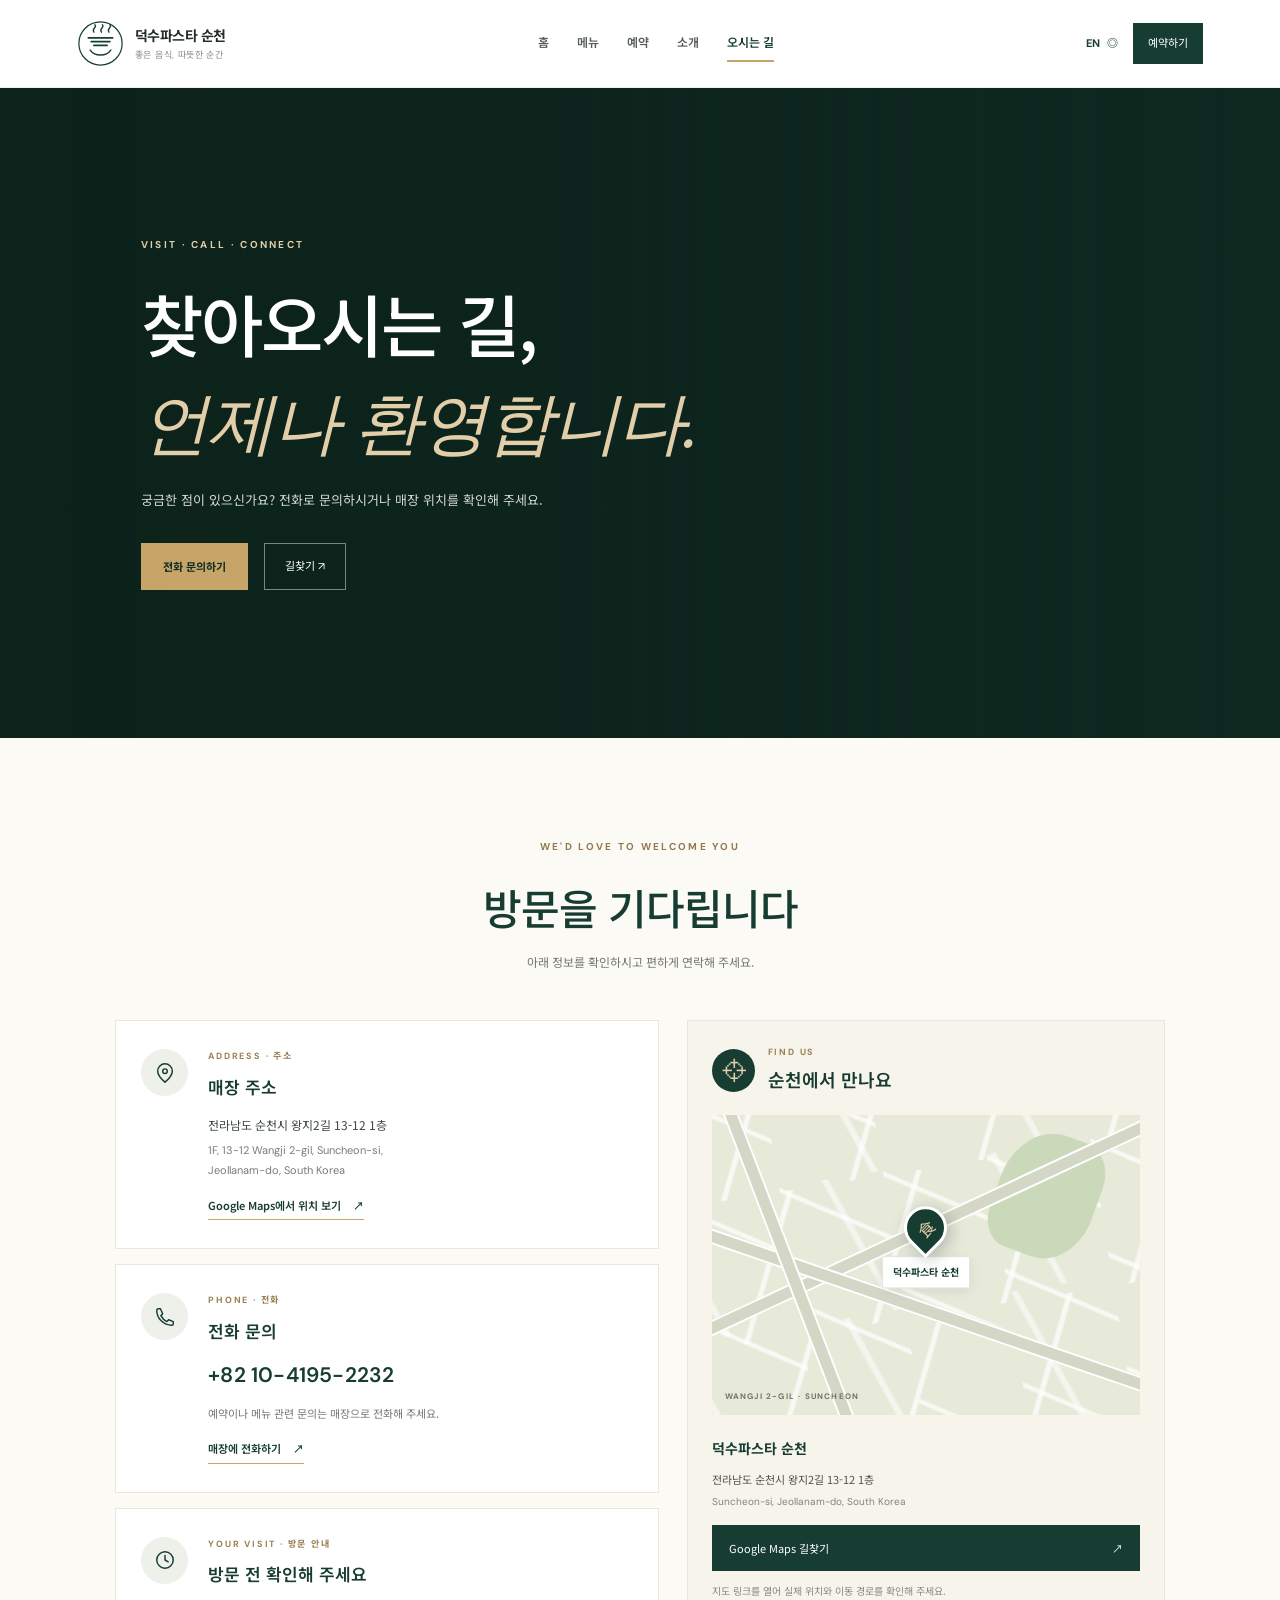
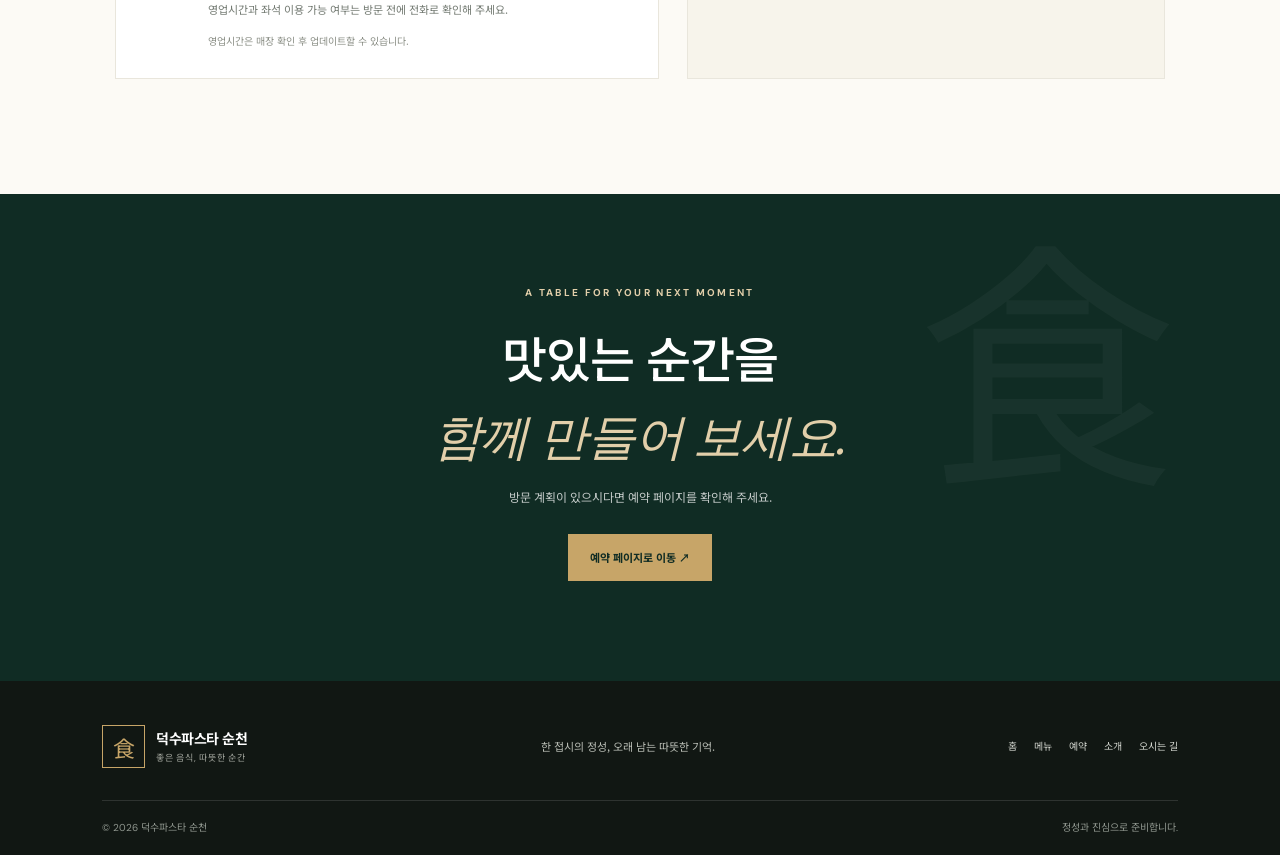
<file: contact.html>
<!DOCTYPE html>
<html lang="ko">
<head>
  <meta charset="UTF-8">
  <meta name="viewport" content="width=device-width, initial-scale=1.0">
  <meta name="theme-color" content="#173d32">

  <title>Contact | 덕수파스타 순천</title>
  <meta name="description" content="Contact Deoksu Pasta Suncheon. Find our restaurant address, phone number, and directions.">

  <link rel="preconnect" href="https://fonts.googleapis.com">
  <link rel="preconnect" href="https://fonts.gstatic.com" crossorigin>
  <link href="https://fonts.googleapis.com/css2?family=DM+Sans:wght@400;500;600;700&family=Noto+Sans+KR:wght@400;500;600;700&family=Playfair+Display:wght@400;500;600;700&display=swap" rel="stylesheet">

  <link rel="stylesheet" href="css/contact.css" type="text/css">
  <script src="css/js/contact.js" defer></script>
</head>

<body>
  <!-- Header -->
  <header class="site-header">
    <a href="index.html" class="brand" aria-label="Restaurant home">
      <span class="brand-mark" aria-hidden="true">
        <svg viewBox="0 0 50 50" fill="none">
          <circle cx="25" cy="25" r="23" stroke="currentColor" stroke-width="1.3"/>
          <path d="M12 19H38M15 23H35M18 27H32" stroke="currentColor" stroke-width="1.8" stroke-linecap="round"/>
          <path d="M18 13C15 9 22 8 19 5M26 13C23 9 30 8 27 5M34 13C31 9 38 8 35 5" stroke="currentColor" stroke-width="1.4" stroke-linecap="round"/>
          <path d="M14 32C19 39 31 39 36 32" stroke="currentColor" stroke-width="1.5" stroke-linecap="round"/>
        </svg>
      </span>

      <span class="brand-text">
        <strong data-i18n="brandName">덕수파스타 순천</strong>
        <small data-i18n="brandTagline">좋은 음식, 따뜻한 순간</small>
      </span>
    </a>

    <button class="menu-toggle" id="menuToggle"
      aria-label="Open navigation" aria-expanded="false"
      aria-controls="mainNav">
      <span></span><span></span><span></span>
    </button>

    <nav class="main-nav" id="mainNav">
      <a href="index.html" data-i18n="navHome">홈</a>
      <a href="menu.html" data-i18n="navMenu">메뉴</a>
      <a href="reservation.html" data-i18n="navReservation">예약</a>
      <a href="about.html" data-i18n="navAbout">소개</a>
      <a href="contact.html" class="active" aria-current="page" data-i18n="navContact">오시는 길</a>
    </nav>

    <div class="header-actions">
      <button class="language-button" id="languageToggle" type="button"
        aria-label="Switch language">
        <span id="languageLabel">EN</span>
        <span aria-hidden="true">◎</span>
      </button>

      <a href="reservation.html" class="header-reserve" data-i18n="bookTable">
        예약하기
      </a>
    </div>
  </header>

  <main>
    <!-- Contact Hero -->
    <section class="contact-hero">
      <div class="hero-image" role="img" aria-label="Restaurant dining atmosphere"></div>
      <div class="hero-overlay"></div>

      <div class="hero-content">
        <span class="eyebrow" data-i18n="heroEyebrow">VISIT · CALL · CONNECT</span>
        <h1 data-i18n="heroTitle">찾아오시는 길,<br><em>언제나 환영합니다.</em></h1>
        <p data-i18n="heroText">
          궁금한 점이 있으신가요? 전화로 문의하시거나 매장 위치를 확인해 주세요.
        </p>

        <div class="hero-buttons">
          <a href="tel:+821041952232" class="gold-button" data-i18n="callNow">
            전화 문의하기
          </a>
          <a
            href="https://www.google.com/maps/search/?api=1&query=덕수파스타%20순천%20전라남도%20순천시%20왕지2길%2013-12"
            target="_blank"
            rel="noopener noreferrer"
            class="hero-outline"
            data-i18n="getDirections">
            길찾기 ↗
          </a>
        </div>
      </div>
    </section>

    <!-- Contact details -->
    <section class="contact-section">
      <div class="section-heading">
        <span class="eyebrow dark-eyebrow" data-i18n="sectionEyebrow">WE'D LOVE TO WELCOME YOU</span>
        <h2 data-i18n="sectionTitle">방문을 기다립니다</h2>
        <p data-i18n="sectionText">
          아래 정보를 확인하시고 편하게 연락해 주세요.
        </p>
      </div>

      <div class="contact-layout">
        <!-- Details -->
        <div class="contact-details">
          <article class="contact-card">
            <div class="contact-icon" aria-hidden="true">
              <svg viewBox="0 0 24 24" fill="none">
                <path d="M20 10c0 5-8 12-8 12S4 15 4 10a8 8 0 1 1 16 0Z" stroke="currentColor" stroke-width="1.6"/>
                <circle cx="12" cy="10" r="2.5" stroke="currentColor" stroke-width="1.6"/>
              </svg>
            </div>

            <div class="contact-card-content">
              <span class="detail-label" data-i18n="addressLabel">ADDRESS · 주소</span>
              <h3 data-i18n="addressTitle">매장 주소</h3>
              <p class="korean-address">
                전라남도 순천시 왕지2길 13-12 1층
              </p>
              <p class="english-address">
                1F, 13-12 Wangji 2-gil, Suncheon-si,<br>
                Jeollanam-do, South Korea
              </p>

              <a
                class="detail-link"
                href="https://www.google.com/maps/search/?api=1&query=덕수파스타%20순천%20전라남도%20순천시%20왕지2길%2013-12"
                target="_blank"
                rel="noopener noreferrer">
                <span data-i18n="openMap">Google Maps에서 위치 보기</span>
                <span aria-hidden="true">↗</span>
              </a>
            </div>
          </article>

          <article class="contact-card">
            <div class="contact-icon" aria-hidden="true">
              <svg viewBox="0 0 24 24" fill="none">
                <path d="M7 3H4.5A1.5 1.5 0 0 0 3 4.5C3 13.6 10.4 21 19.5 21a1.5 1.5 0 0 0 1.5-1.5V17l-5-2-2 2a15 15 0 0 1-6.5-6.5l2-2L7 3Z" stroke="currentColor" stroke-width="1.6" stroke-linejoin="round"/>
              </svg>
            </div>

            <div class="contact-card-content">
              <span class="detail-label" data-i18n="phoneLabel">PHONE · 전화</span>
              <h3 data-i18n="phoneTitle">전화 문의</h3>
              <a class="phone-number" href="tel:+821041952232">
                +82 10-4195-2232
              </a>
              <p data-i18n="phoneText">
                예약이나 메뉴 관련 문의는 매장으로 전화해 주세요.
              </p>
              <a class="detail-link" href="tel:+821041952232">
                <span data-i18n="callRestaurant">매장에 전화하기</span>
                <span aria-hidden="true">↗</span>
              </a>
            </div>
          </article>

          <article class="contact-card">
            <div class="contact-icon" aria-hidden="true">
              <svg viewBox="0 0 24 24" fill="none">
                <circle cx="12" cy="12" r="9" stroke="currentColor" stroke-width="1.6"/>
                <path d="M12 7v5l3.5 2" stroke="currentColor" stroke-width="1.6" stroke-linecap="round"/>
              </svg>
            </div>

            <div class="contact-card-content">
              <span class="detail-label" data-i18n="visitLabel">YOUR VISIT · 방문 안내</span>
              <h3 data-i18n="visitTitle">방문 전 확인해 주세요</h3>
              <p data-i18n="visitText">
                영업시간과 좌석 이용 가능 여부는 방문 전에 전화로 확인해 주세요.
              </p>
              <span class="small-note" data-i18n="visitNote">
                영업시간은 매장 확인 후 업데이트할 수 있습니다.
              </span>
            </div>
          </article>
        </div>

        <!-- Map / Directions -->
        <aside class="map-panel">
          <div class="map-top">
            <span class="map-pin" aria-hidden="true">⌖</span>
            <div>
              <span class="detail-label" data-i18n="findUsLabel">FIND US</span>
              <h3 data-i18n="mapTitle">순천에서 만나요</h3>
            </div>
          </div>

          <div class="map-visual">
            <div class="map-grid-lines" aria-hidden="true"></div>
            <div class="map-road road-one" aria-hidden="true"></div>
            <div class="map-road road-two" aria-hidden="true"></div>
            <div class="map-road road-three" aria-hidden="true"></div>
            <div class="map-park" aria-hidden="true"></div>

            <div class="map-marker">
              <span class="marker-dot">食</span>
              <span class="marker-label" data-i18n="brandName">덕수파스타 순천</span>
            </div>

            <span class="map-caption" data-i18n="mapCaption">
              WANGJI 2-GIL · SUNCHEON
            </span>
          </div>

          <div class="map-address">
            <strong data-i18n="mapAddressTitle">덕수파스타 순천</strong>
            <p>전라남도 순천시 왕지2길 13-12 1층</p>
            <span>Suncheon-si, Jeollanam-do, South Korea</span>
          </div>

          <a
            class="directions-button"
            href="https://www.google.com/maps/search/?api=1&query=덕수파스타%20순천%20전라남도%20순천시%20왕지2길%2013-12"
            target="_blank"
            rel="noopener noreferrer">
            <span data-i18n="directionsButton">Google Maps 길찾기</span>
            <span aria-hidden="true">↗</span>
          </a>

          <p class="map-disclaimer" data-i18n="mapDisclaimer">
            지도 링크를 열어 실제 위치와 이동 경로를 확인해 주세요.
          </p>
        </aside>
      </div>
    </section>

    <!-- Closing section -->
    <section class="contact-cta">
      <span class="eyebrow" data-i18n="ctaEyebrow">A TABLE FOR YOUR NEXT MOMENT</span>
      <h2 data-i18n="ctaTitle">맛있는 순간을<br><em>함께 만들어 보세요.</em></h2>
      <p data-i18n="ctaText">
        방문 계획이 있으시다면 예약 페이지를 확인해 주세요.
      </p>
      <a href="reservation.html" class="gold-button" data-i18n="ctaButton">
        예약 페이지로 이동 ↗
      </a>
    </section>
  </main>

  <!-- Footer -->
  <footer class="site-footer">
    <div class="footer-main">
      <a href="index.html" class="footer-brand">
        <span class="footer-logo" aria-hidden="true">食</span>
        <span>
          <strong data-i18n="brandName">덕수파스타 순천</strong>
          <small data-i18n="brandTagline">좋은 음식, 따뜻한 순간</small>
        </span>
      </a>

      <p class="footer-message" data-i18n="footerMessage">
        한 접시의 정성, 오래 남는 따뜻한 기억.
      </p>

      <nav class="footer-nav" aria-label="Footer navigation">
        <a href="index.html" data-i18n="navHome">홈</a>
        <a href="menu.html" data-i18n="navMenu">메뉴</a>
        <a href="reservation.html" data-i18n="navReservation">예약</a>
        <a href="about.html" data-i18n="navAbout">소개</a>
        <a href="contact.html" data-i18n="navContact">오시는 길</a>
      </nav>
    </div>

    <div class="footer-bottom">
      <span>© <span id="currentYear"></span> <span data-i18n="brandName">덕수파스타 순천</span></span>
      <span data-i18n="footerCopyright">정성과 진심으로 준비합니다.</span>
    </div>
  </footer>
</body>
</html>
</file>
<file: css/contact.css>
:root {
  --green: #173d32;
  --green-dark: #102c24;
  --green-soft: #315b4c;
  --cream: #f7f4eb;
  --cream-light: #fcfaf5;
  --gold: #c7a568;
  --gold-light: #e2cfaa;
  --ink: #252d27;
  --muted: #72786f;
  --white: #fff;
  --serif: "Playfair Display", Georgia, serif;
  --sans: "DM Sans", "Noto Sans KR", sans-serif;
  --korean: "Noto Sans KR", sans-serif;
}

* {
  box-sizing: border-box;
  margin: 0;
  padding: 0;
}

html {
  scroll-behavior: smooth;
  scroll-padding-top: 90px;
}

body {
  color: var(--ink);
  background: var(--cream-light);
  font-family: var(--sans);
  line-height: 1.75;
  -webkit-font-smoothing: antialiased;
}

a {
  color: inherit;
  text-decoration: none;
}

button {
  font: inherit;
}

.site-header {
  height: 88px;
  padding: 0 6%;
  display: flex;
  align-items: center;
  justify-content: space-between;
  gap: 25px;
  position: relative;
  z-index: 100;
  background: white;
  border-bottom: 1px solid rgba(23, 61, 50, 0.08);
}

.brand,
.footer-brand {
  display: inline-flex;
  align-items: center;
  gap: 11px;
  flex-shrink: 0;
}

.brand-mark {
  width: 47px;
  height: 47px;
  color: var(--green);
}

.brand-mark svg {
  width: 100%;
  height: 100%;
}

.brand-text,
.footer-brand > span:last-child {
  display: flex;
  flex-direction: column;
  line-height: 1.4;
}

.brand-text strong,
.footer-brand strong {
  font-family: var(--korean);
  font-size: 14px;
  letter-spacing: -0.5px;
}

.brand-text small,
.footer-brand small {
  margin-top: 3px;
  color: #888b84;
  font-size: 9px;
  letter-spacing: 0.7px;
}

.main-nav {
  display: flex;
  align-items: center;
  justify-content: center;
  gap: clamp(15px, 2.2vw, 31px);
}

.main-nav a {
  position: relative;
  padding: 8px 0;
  color: #555d56;
  font-size: 12px;
  font-weight: 600;
  white-space: nowrap;
  transition: color 0.2s ease;
}

.main-nav a:hover,
.main-nav a.active {
  color: var(--green);
}

.main-nav a.active::after {
  content: "";
  position: absolute;
  left: 0;
  right: 0;
  bottom: 0;
  height: 2px;
  background: var(--gold);
}

.header-actions {
  display: flex;
  align-items: center;
  gap: 15px;
  flex-shrink: 0;
}

.language-button {
  display: inline-flex;
  align-items: center;
  gap: 7px;
  padding: 8px 0;
  border: 0;
  background: transparent;
  color: var(--green);
  font-size: 11px;
  font-weight: 700;
  cursor: pointer;
}

.header-reserve {
  padding: 11px 15px;
  background: var(--green);
  color: white;
  font-size: 11px;
  transition: background 0.2s ease;
}

.header-reserve:hover {
  background: var(--green-soft);
}

.menu-toggle {
  display: none;
  width: 40px;
  height: 40px;
  flex-shrink: 0;
  align-items: center;
  justify-content: center;
  flex-direction: column;
  gap: 5px;
  border: 1px solid #e8e6dc;
  background: white;
  cursor: pointer;
}

.menu-toggle span {
  width: 18px;
  height: 1.5px;
  background: var(--green);
}

/* Hero */

.contact-hero {
  min-height: 510px;
  height: min(650px, 75svh);
  position: relative;
  display: flex;
  align-items: center;
  overflow: hidden;
  background: var(--green-dark);
  color: white;
}

.hero-image {
  position: absolute;
  inset: 0;
  background-image: url("https://images.unsplash.com/photo-1517248135467-4c7edcad34c4?auto=format&fit=crop&w=2000&q=85");
  background-position: center 54%;
  background-size: cover;
  animation: heroReveal 1s ease both;
}

.hero-overlay {
  position: absolute;
  inset: 0;
  background: linear-gradient(
    90deg,
    rgba(12, 34, 27, 0.92) 0%,
    rgba(12, 34, 27, 0.77) 48%,
    rgba(12, 34, 27, 0.28) 100%
  );
}

.hero-content {
  position: relative;
  z-index: 1;
  width: min(750px, 86%);
  margin-left: 11%;
  padding: 65px 0;
  animation: contentReveal 0.8s 0.1s ease both;
}

.eyebrow {
  display: block;
  color: var(--gold-light);
  font-size: 10px;
  font-weight: 700;
  letter-spacing: 2.3px;
}

.hero-content h1 {
  margin-top: 23px;
  font-family: var(--korean);
  font-size: clamp(39px, 5.3vw, 68px);
  font-weight: 500;
  letter-spacing: -2px;
  line-height: 1.4;
}

.hero-content h1 em,
.contact-cta h2 em {
  color: var(--gold-light);
  font-family: var(--serif);
  font-weight: 400;
}

.hero-content > p {
  max-width: 500px;
  margin-top: 20px;
  color: rgba(255, 255, 255, 0.82);
  font-family: var(--korean);
  font-size: 13px;
  line-height: 2;
}

.hero-buttons {
  display: flex;
  align-items: center;
  flex-wrap: wrap;
  gap: 16px;
  margin-top: 30px;
}

.gold-button {
  min-height: 47px;
  display: inline-flex;
  align-items: center;
  justify-content: center;
  padding: 0 22px;
  background: var(--gold);
  color: var(--green-dark);
  font-family: var(--korean);
  font-size: 11px;
  font-weight: 700;
  transition: background 0.25s ease, transform 0.25s ease;
}

.gold-button:hover {
  background: var(--gold-light);
  transform: translateY(-2px);
}

.hero-outline {
  min-height: 47px;
  display: inline-flex;
  align-items: center;
  justify-content: center;
  padding: 0 20px;
  border: 1px solid rgba(255, 255, 255, 0.45);
  color: white;
  font-size: 11px;
  transition: background 0.25s ease;
}

.hero-outline:hover {
  background: rgba(255, 255, 255, 0.1);
}

/* Main contact section */

.contact-section {
  padding: 100px 9% 115px;
  background: var(--cream-light);
}

.section-heading {
  margin-bottom: 48px;
  text-align: center;
}

.dark-eyebrow {
  color: #92794c;
}

.section-heading h2 {
  margin-top: 14px;
  color: var(--green);
  font-family: var(--korean);
  font-size: clamp(29px, 3.5vw, 42px);
  font-weight: 500;
  letter-spacing: -1px;
}

.section-heading > p {
  margin-top: 8px;
  color: var(--muted);
  font-family: var(--korean);
  font-size: 12px;
}

.contact-layout {
  display: grid;
  grid-template-columns: 1fr 0.88fr;
  gap: 28px;
  align-items: stretch;
  max-width: 1250px;
  margin: 0 auto;
}

.contact-details {
  display: flex;
  flex-direction: column;
  gap: 15px;
}

.contact-card {
  display: flex;
  align-items: flex-start;
  gap: 20px;
  padding: 28px 25px;
  border: 1px solid #e9e6dc;
  background: white;
  transition: border-color 0.25s ease, transform 0.25s ease;
}

.contact-card:hover {
  border-color: var(--gold);
  transform: translateY(-2px);
}

.contact-icon {
  display: grid;
  place-items: center;
  width: 47px;
  height: 47px;
  flex: 0 0 47px;
  border-radius: 50%;
  background: #edf1e9;
  color: var(--green);
}

.contact-icon svg {
  width: 22px;
  height: 22px;
}

.contact-card-content {
  min-width: 0;
}

.detail-label {
  display: block;
  color: #9a8051;
  font-size: 9px;
  font-weight: 700;
  letter-spacing: 1.8px;
}

.contact-card h3 {
  margin-top: 7px;
  color: var(--green);
  font-family: var(--korean);
  font-size: 17px;
  font-weight: 600;
}

.korean-address {
  margin-top: 12px;
  color: #3f4941;
  font-family: var(--korean);
  font-size: 12px;
  line-height: 1.9;
  word-break: keep-all;
}

.english-address {
  margin-top: 5px;
  color: #777d75;
  font-size: 11px;
  line-height: 1.8;
}

.phone-number {
  display: inline-block;
  margin-top: 11px;
  color: var(--green);
  font-size: 21px;
  font-weight: 600;
  letter-spacing: 0.2px;
}

.contact-card-content > p:not(.korean-address):not(.english-address) {
  margin-top: 10px;
  color: #737a72;
  font-family: var(--korean);
  font-size: 11px;
  line-height: 1.9;
  word-break: keep-all;
}

.detail-link {
  display: inline-flex;
  align-items: center;
  gap: 12px;
  margin-top: 15px;
  padding-bottom: 4px;
  border-bottom: 1px solid var(--gold);
  color: var(--green);
  font-family: var(--korean);
  font-size: 11px;
  font-weight: 600;
}

.detail-link span:last-child {
  transition: transform 0.2s ease;
}

.detail-link:hover span:last-child {
  transform: translate(3px, -3px);
}

.small-note {
  display: block;
  margin-top: 12px;
  color: #8b8f86;
  font-family: var(--korean);
  font-size: 10px;
  line-height: 1.8;
}

/* Map panel */

.map-panel {
  align-self: stretch;
  padding: 24px;
  border: 1px solid #e9e6dc;
  background: var(--cream);
}

.map-top {
  display: flex;
  align-items: center;
  gap: 13px;
  margin-bottom: 20px;
}

.map-pin {
  display: grid;
  place-items: center;
  width: 43px;
  height: 43px;
  border-radius: 50%;
  background: var(--green);
  color: var(--gold-light);
  font-size: 25px;
}

.map-top h3 {
  margin-top: 3px;
  color: var(--green);
  font-family: var(--korean);
  font-size: 18px;
  font-weight: 600;
}

.map-visual {
  min-height: 300px;
  position: relative;
  overflow: hidden;
  background: #e7e9d9;
  isolation: isolate;
}

.map-grid-lines {
  position: absolute;
  inset: -30%;
  background-image:
    linear-gradient(32deg, transparent 46%, rgba(255,255,255,0.7) 47%, rgba(255,255,255,0.7) 49%, transparent 50%),
    linear-gradient(115deg, transparent 44%, rgba(255,255,255,0.7) 45%, rgba(255,255,255,0.7) 47%, transparent 48%),
    linear-gradient(70deg, transparent 60%, rgba(255,255,255,0.55) 61%, rgba(255,255,255,0.55) 63%, transparent 64%);
  background-size: 105px 115px, 130px 145px, 170px 140px;
  transform: rotate(-9deg);
}

.map-road {
  position: absolute;
  height: 15px;
  width: 150%;
  left: -20%;
  border: 2px solid #fff;
  background: #d5d7c6;
  z-index: 1;
}

.road-one {
  top: 32%;
  transform: rotate(-25deg);
}

.road-two {
  top: 65%;
  transform: rotate(19deg);
}

.road-three {
  top: 44%;
  left: -38%;
  transform: rotate(69deg);
  width: 110%;
}

.map-park {
  position: absolute;
  width: 100px;
  height: 125px;
  right: 10%;
  top: 6%;
  border-radius: 48% 30% 44% 27%;
  background: #cbd9bb;
  transform: rotate(20deg);
}

.map-marker {
  position: absolute;
  z-index: 3;
  top: 44%;
  left: 50%;
  display: flex;
  flex-direction: column;
  align-items: center;
  gap: 7px;
  transform: translate(-50%, -50%);
}

.marker-dot {
  display: grid;
  place-items: center;
  width: 43px;
  height: 43px;
  border: 3px solid white;
  border-radius: 50% 50% 50% 0;
  background: var(--green);
  color: var(--gold-light);
  font-family: var(--korean);
  font-size: 16px;
  box-shadow: 0 5px 16px rgba(16, 44, 36, 0.25);
  transform: rotate(-45deg);
}

.marker-dot::first-letter {
  transform: rotate(45deg);
}

.marker-label {
  padding: 6px 10px;
  border: 1px solid rgba(23, 61, 50, 0.12);
  background: white;
  color: var(--green);
  font-family: var(--korean);
  font-size: 10px;
  font-weight: 700;
  white-space: nowrap;
  box-shadow: 0 3px 12px rgba(20, 35, 24, 0.08);
}

.map-caption {
  position: absolute;
  bottom: 12px;
  left: 13px;
  z-index: 2;
  color: #6d7664;
  font-size: 8px;
  font-weight: 700;
  letter-spacing: 1.2px;
}

.map-address {
  padding: 20px 0 15px;
}

.map-address strong {
  color: var(--green);
  font-family: var(--korean);
  font-size: 14px;
}

.map-address p {
  margin-top: 6px;
  color: #4e564e;
  font-family: var(--korean);
  font-size: 11px;
  line-height: 1.9;
  word-break: keep-all;
}

.map-address > span {
  display: block;
  margin-top: 3px;
  color: #81857c;
  font-size: 10px;
  line-height: 1.7;
}

.directions-button {
  min-height: 46px;
  display: flex;
  align-items: center;
  justify-content: space-between;
  gap: 12px;
  padding: 0 17px;
  background: var(--green);
  color: white;
  font-family: var(--korean);
  font-size: 11px;
  transition: background 0.25s ease;
}

.directions-button:hover {
  background: var(--green-soft);
}

.map-disclaimer {
  margin-top: 11px;
  color: #858980;
  font-family: var(--korean);
  font-size: 10px;
  line-height: 1.8;
}

/* Closing call to action */

.contact-cta {
  position: relative;
  overflow: hidden;
  padding: 90px 20px 100px;
  text-align: center;
  background: var(--green-dark);
  color: white;
}

.contact-cta::after {
  content: "食";
  position: absolute;
  right: 8%;
  top: -70px;
  color: rgba(255, 255, 255, 0.035);
  font-family: var(--korean);
  font-size: 260px;
  pointer-events: none;
}

.contact-cta > * {
  position: relative;
  z-index: 1;
}

.contact-cta h2 {
  margin-top: 18px;
  font-family: var(--korean);
  font-size: clamp(32px, 4vw, 49px);
  font-weight: 500;
  line-height: 1.55;
  letter-spacing: -1.2px;
}

.contact-cta > p {
  margin: 14px 0 27px;
  color: rgba(255, 255, 255, 0.75);
  font-family: var(--korean);
  font-size: 12px;
}

/* Footer */

.site-footer {
  padding: 44px 8% 0;
  background: #111713;
  color: white;
}

.footer-main {
  display: flex;
  align-items: center;
  justify-content: space-between;
  flex-wrap: wrap;
  gap: 25px;
  padding-bottom: 32px;
}

.footer-logo {
  display: grid;
  place-items: center;
  width: 43px;
  height: 43px;
  border: 1px solid var(--gold);
  color: var(--gold);
  font-family: var(--korean);
  font-size: 22px;
}

.footer-brand strong {
  color: white;
}

.footer-brand small {
  color: #a3a69e;
}

.footer-message {
  color: #b9bdb5;
  font-family: var(--korean);
  font-size: 11px;
}

.footer-nav {
  display: flex;
  flex-wrap: wrap;
  gap: 17px;
}

.footer-nav a {
  color: #d1d4cd;
  font-size: 10px;
  transition: color 0.2s ease;
}

.footer-nav a:hover {
  color: var(--gold-light);
}

.footer-bottom {
  display: flex;
  justify-content: space-between;
  flex-wrap: wrap;
  gap: 15px;
  padding: 18px 0;
  border-top: 1px solid rgba(255, 255, 255, 0.12);
  color: #8f968e;
  font-size: 10px;
}

@keyframes heroReveal {
  from { transform: scale(1.07); }
  to { transform: scale(1); }
}

@keyframes contentReveal {
  from { opacity: 0; transform: translateY(16px); }
  to { opacity: 1; transform: translateY(0); }
}

/* Tablet */

@media (max-width: 1100px) {
  .site-header {
    padding: 0 4%;
    gap: 15px;
  }

  .main-nav {
    gap: 15px;
  }

  .header-actions {
    gap: 10px;
  }

  .contact-section {
    padding-left: 5%;
    padding-right: 5%;
  }

  .contact-layout {
    gap: 18px;
  }

  .contact-card {
    padding: 23px 19px;
    gap: 15px;
  }

  .map-panel {
    padding: 19px;
  }
}

/* Mobile navigation and layout */

@media (max-width: 850px) {
  .site-header {
    height: 76px;
  }

  .brand-mark {
    width: 40px;
    height: 40px;
  }

  .menu-toggle {
    display: flex;
    order: 3;
  }

  .header-actions {
    margin-left: auto;
  }

  .main-nav {
    position: absolute;
    top: 76px;
    left: 0;
    right: 0;
    display: none;
    align-items: stretch;
    gap: 0;
    padding: 10px 5% 18px;
    background: white;
    border-top: 1px solid #efeee7;
    box-shadow: 0 15px 22px rgba(15, 40, 28, 0.08);
  }

  .main-nav.is-open {
    display: flex;
    flex-direction: column;
  }

  .main-nav a {
    padding: 13px 0;
    border-bottom: 1px solid #f0eee7;
  }

  .main-nav a.active::after {
    display: none;
  }

  .contact-hero {
    height: 590px;
    min-height: 510px;
    max-height: none;
  }

  .hero-content {
    margin-left: 7%;
  }

  .contact-layout {
    grid-template-columns: 1fr;
    max-width: 650px;
  }

  .map-panel {
    margin-top: 5px;
  }

  .map-visual {
    min-height: 320px;
  }

  .footer-main {
    align-items: flex-start;
    flex-direction: column;
  }
}

/* Small phones */

@media (max-width: 520px) {
  .site-header {
    padding: 0 4%;
    gap: 9px;
  }

  .brand {
    gap: 7px;
  }

  .brand-mark {
    width: 34px;
    height: 34px;
  }

  .brand-text strong {
    font-size: 12px;
  }

  .brand-text small {
    font-size: 8px;
    letter-spacing: 0.2px;
  }

  .header-actions {
    gap: 9px;
  }

  .header-reserve {
    display: none;
  }

  .menu-toggle {
    width: 36px;
    height: 36px;
  }

  .contact-hero {
    min-height: 530px;
    height: 78svh;
  }

  .hero-image {
    background-position: 58% center;
  }

  .hero-overlay {
    background: linear-gradient(
      90deg,
      rgba(12, 34, 27, 0.92),
      rgba(12, 34, 27, 0.56)
    );
  }

  .hero-content {
    width: 88%;
    margin-left: 6%;
  }

  .eyebrow {
    font-size: 9px;
    letter-spacing: 1.5px;
  }

  .hero-content h1 {
    font-size: clamp(33px, 9vw, 46px);
    letter-spacing: -1.5px;
  }

  .hero-content > p {
    font-size: 12px;
  }

  .hero-buttons {
    align-items: stretch;
    gap: 11px;
  }

  .hero-buttons a {
    padding-left: 14px;
    padding-right: 14px;
    font-size: 10px;
  }

  .contact-section {
    padding: 67px 5% 75px;
  }

  .section-heading {
    margin-bottom: 30px;
  }

  .section-heading h2 {
    font-size: 29px;
  }

  .section-heading > p {
    font-size: 11px;
  }

  .contact-layout {
    gap: 15px;
  }

  .contact-card {
    padding: 21px 15px;
    gap: 12px;
  }

  .contact-icon {
    width: 39px;
    height: 39px;
    flex-basis: 39px;
  }

  .contact-icon svg {
    width: 19px;
    height: 19px;
  }

  .contact-card h3 {
    font-size: 15px;
  }

  .korean-address {
    font-size: 11px;
  }

  .english-address {
    font-size: 10px;
  }

  .phone-number {
    font-size: 18px;
  }

  .map-panel {
    padding: 15px;
  }

  .map-visual {
    min-height: 260px;
  }

  .contact-cta {
    padding: 70px 6% 78px;
  }

  .contact-cta h2 {
    font-size: 33px;
  }

  .contact-cta > p {
    font-size: 11px;
    line-height: 2;
  }

  .site-footer {
    padding: 35px 6% 0;
  }

  .footer-nav {
    gap: 13px;
  }

  .footer-bottom {
    flex-direction: column;
    gap: 5px;
  }
}

@media (prefers-reduced-motion: reduce) {
  *,
  *::before,
  *::after {
    scroll-behavior: auto !important;
    animation-duration: 0.01ms !important;
    animation-iteration-count: 1 !important;
    transition-duration: 0.01ms !important;
  }
}
</file>
